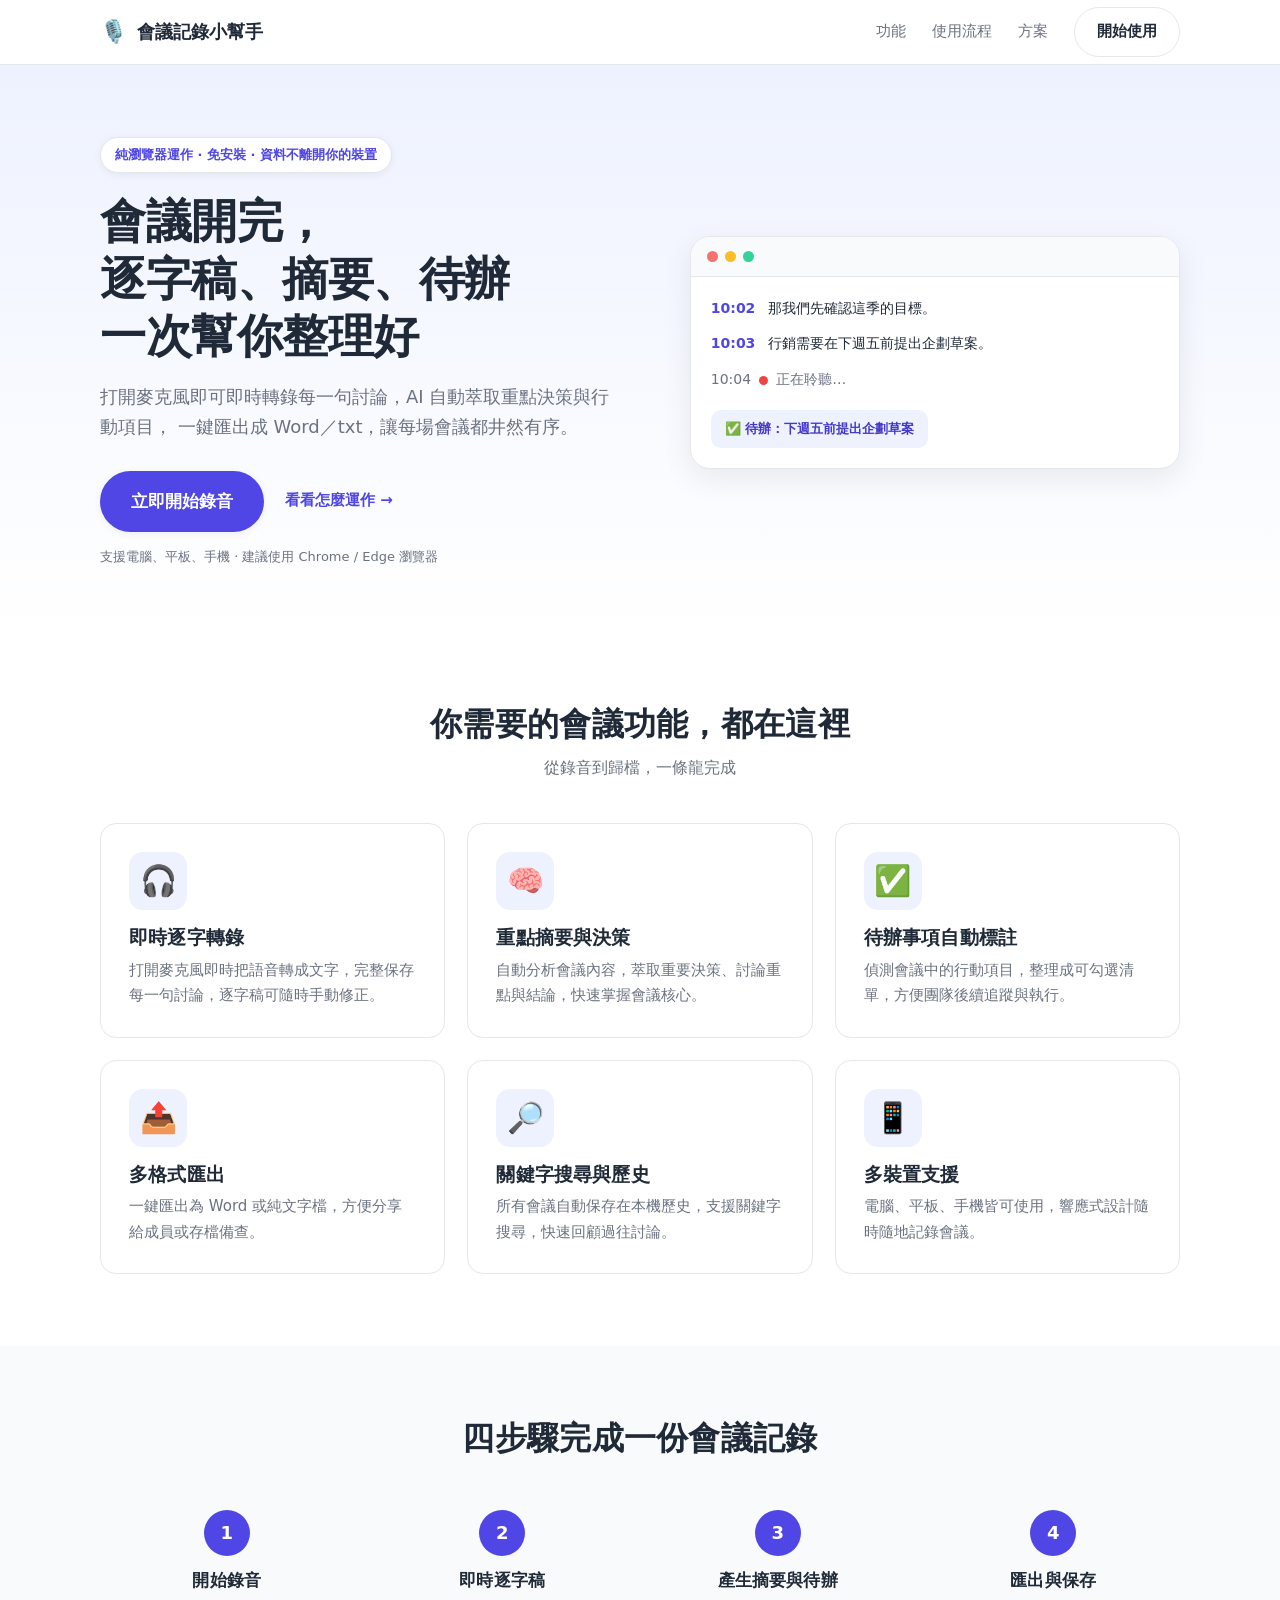
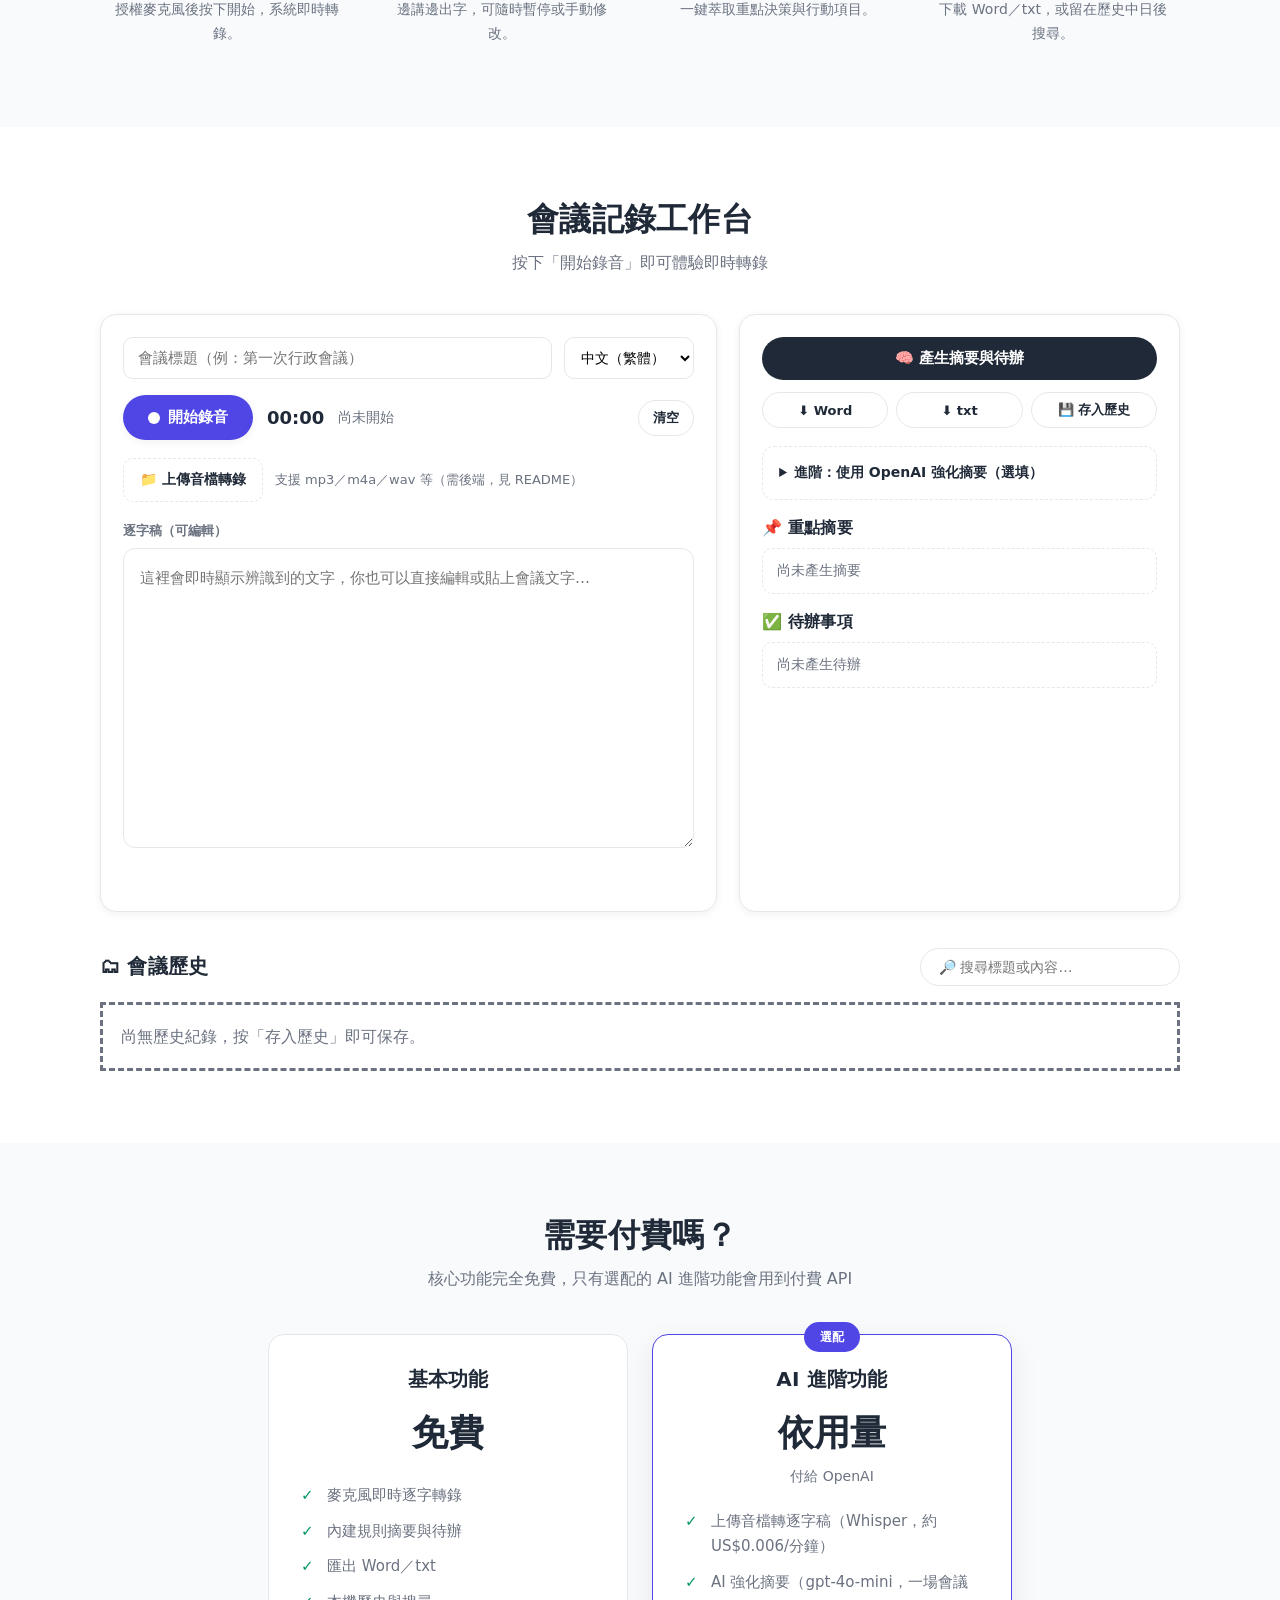
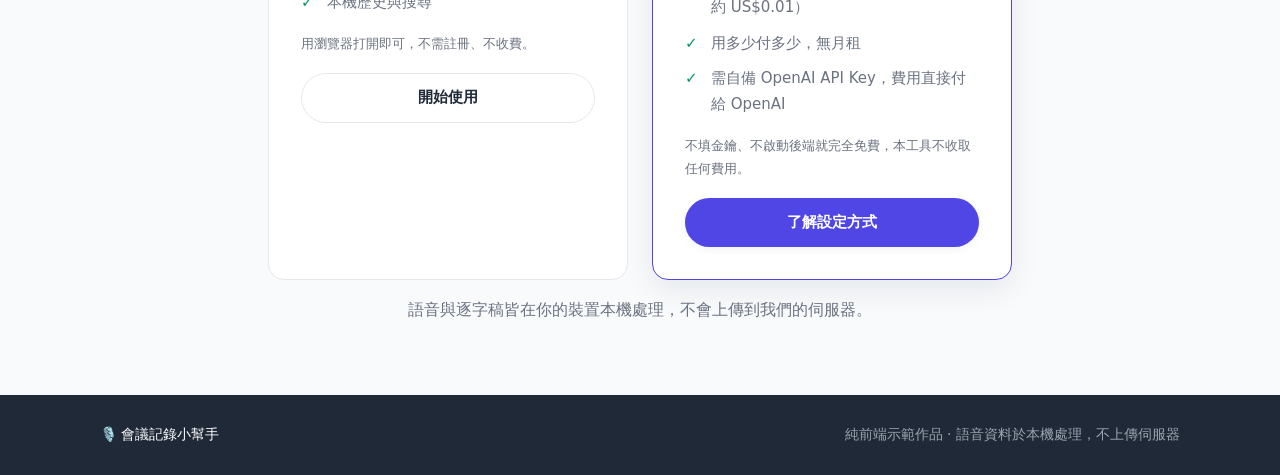
<file: meeting-transcription/index.html>
<!DOCTYPE html>
<html lang="zh-Hant">
<head>
<meta charset="UTF-8" />
<meta name="viewport" content="width=device-width, initial-scale=1.0" />
<title>會議記錄小幫手 — AI 即時逐字稿、摘要與待辦</title>
<meta name="description" content="開啟麥克風即時將會議語音轉成逐字稿，自動整理重點摘要與待辦事項，一鍵匯出 Word／txt。純瀏覽器運作，免安裝。" />
<link rel="stylesheet" href="style.css" />
</head>
<body>

<!-- ========== 導覽列 ========== -->
<header class="nav">
  <div class="container nav__inner">
    <a class="brand" href="#top">
      <span class="brand__logo">🎙️</span>
      <span class="brand__name">會議記錄小幫手</span>
    </a>
    <nav class="nav__links">
      <a href="#features">功能</a>
      <a href="#how">使用流程</a>
      <a href="#pricing">方案</a>
      <a class="btn btn--ghost" href="#app">開始使用</a>
    </nav>
  </div>
</header>

<!-- ========== Hero 首屏 ========== -->
<section class="hero" id="top">
  <div class="container hero__inner">
    <div class="hero__copy">
      <span class="pill">純瀏覽器運作 · 免安裝 · 資料不離開你的裝置</span>
      <h1>會議開完，<br/>逐字稿、摘要、待辦<br/>一次幫你整理好</h1>
      <p class="lead">
        打開麥克風即可即時轉錄每一句討論，AI 自動萃取重點決策與行動項目，
        一鍵匯出成 Word／txt，讓每場會議都井然有序。
      </p>
      <div class="hero__cta">
        <a class="btn btn--primary btn--lg" href="#app">立即開始錄音</a>
        <a class="btn btn--text" href="#how">看看怎麼運作 →</a>
      </div>
      <p class="hero__note">支援電腦、平板、手機 · 建議使用 Chrome / Edge 瀏覽器</p>
    </div>
    <div class="hero__visual" aria-hidden="true">
      <div class="mock">
        <div class="mock__bar"><span></span><span></span><span></span></div>
        <div class="mock__body">
          <div class="mock__line"><b>10:02</b> 那我們先確認這季的目標。</div>
          <div class="mock__line"><b>10:03</b> 行銷需要在下週五前提出企劃草案。</div>
          <div class="mock__line mock__line--live">10:04 <span class="dot"></span> 正在聆聽…</div>
          <div class="mock__chip">✅ 待辦：下週五前提出企劃草案</div>
        </div>
      </div>
    </div>
  </div>
</section>

<!-- ========== 功能區 ========== -->
<section class="section" id="features">
  <div class="container">
    <h2 class="section__title">你需要的會議功能，都在這裡</h2>
    <p class="section__sub">從錄音到歸檔，一條龍完成</p>
    <div class="cards">
      <article class="card">
        <div class="card__icon">🎧</div>
        <h3>即時逐字轉錄</h3>
        <p>打開麥克風即時把語音轉成文字，完整保存每一句討論，逐字稿可隨時手動修正。</p>
      </article>
      <article class="card">
        <div class="card__icon">🧠</div>
        <h3>重點摘要與決策</h3>
        <p>自動分析會議內容，萃取重要決策、討論重點與結論，快速掌握會議核心。</p>
      </article>
      <article class="card">
        <div class="card__icon">✅</div>
        <h3>待辦事項自動標註</h3>
        <p>偵測會議中的行動項目，整理成可勾選清單，方便團隊後續追蹤與執行。</p>
      </article>
      <article class="card">
        <div class="card__icon">📤</div>
        <h3>多格式匯出</h3>
        <p>一鍵匯出為 Word 或純文字檔，方便分享給成員或存檔備查。</p>
      </article>
      <article class="card">
        <div class="card__icon">🔎</div>
        <h3>關鍵字搜尋與歷史</h3>
        <p>所有會議自動保存在本機歷史，支援關鍵字搜尋，快速回顧過往討論。</p>
      </article>
      <article class="card">
        <div class="card__icon">📱</div>
        <h3>多裝置支援</h3>
        <p>電腦、平板、手機皆可使用，響應式設計隨時隨地記錄會議。</p>
      </article>
    </div>
  </div>
</section>

<!-- ========== 使用流程 ========== -->
<section class="section section--alt" id="how">
  <div class="container">
    <h2 class="section__title">四步驟完成一份會議記錄</h2>
    <div class="steps">
      <div class="step"><span class="step__no">1</span><h4>開始錄音</h4><p>授權麥克風後按下開始，系統即時轉錄。</p></div>
      <div class="step"><span class="step__no">2</span><h4>即時逐字稿</h4><p>邊講邊出字，可隨時暫停或手動修改。</p></div>
      <div class="step"><span class="step__no">3</span><h4>產生摘要與待辦</h4><p>一鍵萃取重點決策與行動項目。</p></div>
      <div class="step"><span class="step__no">4</span><h4>匯出與保存</h4><p>下載 Word／txt，或留在歷史中日後搜尋。</p></div>
    </div>
  </div>
</section>

<!-- ========== 應用程式（可運作工具） ========== -->
<section class="section app" id="app">
  <div class="container">
    <h2 class="section__title">會議記錄工作台</h2>
    <p class="section__sub">按下「開始錄音」即可體驗即時轉錄</p>

    <div id="unsupported" class="banner banner--warn" hidden>
      ⚠️ 你目前的瀏覽器不支援即時語音辨識（Web Speech API）。建議使用桌機版
      <b>Chrome</b> 或 <b>Edge</b>。你仍可在下方逐字稿區手動輸入或貼上文字後使用摘要功能。
    </div>

    <div class="workbench">
      <!-- 左側：錄音與逐字稿 -->
      <div class="panel panel--main">
        <div class="panel__head">
          <input id="meetingTitle" class="title-input" type="text" placeholder="會議標題（例：第一次行政會議）" />
          <select id="lang" class="lang-select" title="辨識語言">
            <option value="zh-TW">中文（繁體）</option>
            <option value="zh-CN">中文（簡體）</option>
            <option value="en-US">English</option>
            <option value="ja-JP">日本語</option>
          </select>
        </div>

        <div class="recorder">
          <button id="recBtn" class="btn btn--primary btn--rec">
            <span class="rec-ico"></span><span id="recLabel">開始錄音</span>
          </button>
          <span id="timer" class="timer">00:00</span>
          <span id="status" class="rec-status">尚未開始</span>
          <button id="clearBtn" class="btn btn--ghost btn--sm">清空</button>
        </div>

        <div class="upload">
          <label class="upload__btn">
            📁 上傳音檔轉錄
            <input id="audioFile" type="file" accept="audio/*,.m4a,.mp3,.wav,.webm,.mp4,.ogg" hidden />
          </label>
          <span id="uploadHint" class="upload__hint">支援 mp3／m4a／wav 等（需後端，見 README）</span>
        </div>

        <label class="field-label" for="transcript">逐字稿（可編輯）</label>
        <textarea id="transcript" class="transcript" placeholder="這裡會即時顯示辨識到的文字，你也可以直接編輯或貼上會議文字…"></textarea>
        <div id="interim" class="interim"></div>
      </div>

      <!-- 右側：摘要 / 待辦 / 動作 -->
      <div class="panel panel--side">
        <div class="actions">
          <button id="summaryBtn" class="btn btn--dark btn--block">🧠 產生摘要與待辦</button>
          <div class="export-row">
            <button id="exportWord" class="btn btn--ghost btn--sm">⬇ Word</button>
            <button id="exportTxt" class="btn btn--ghost btn--sm">⬇ txt</button>
            <button id="saveBtn" class="btn btn--ghost btn--sm">💾 存入歷史</button>
          </div>
        </div>

        <details class="ai-box">
          <summary>進階：使用 OpenAI 強化摘要（選填）</summary>
          <p class="ai-box__hint">填入你的 OpenAI API Key 可獲得更精準的摘要（金鑰只存在本機瀏覽器，不會上傳到我們的伺服器）。留空則使用內建規則摘要。</p>
          <input id="apiKey" class="title-input" type="password" placeholder="sk-..." />
        </details>

        <div class="result">
          <h3>📌 重點摘要</h3>
          <ul id="summaryList" class="result__list"><li class="muted">尚未產生摘要</li></ul>
          <h3>✅ 待辦事項</h3>
          <ul id="todoList" class="result__list result__list--todo"><li class="muted">尚未產生待辦</li></ul>
        </div>
      </div>
    </div>

    <!-- 歷史紀錄 -->
    <div class="history">
      <div class="history__head">
        <h3>🗂 會議歷史</h3>
        <input id="search" class="search" type="search" placeholder="🔎 搜尋標題或內容…" />
      </div>
      <div id="historyList" class="history__list"></div>
    </div>
  </div>
</section>

<!-- ========== 費用說明 ========== -->
<section class="section section--alt" id="pricing">
  <div class="container">
    <h2 class="section__title">需要付費嗎？</h2>
    <p class="section__sub">核心功能完全免費，只有選配的 AI 進階功能會用到付費 API</p>
    <div class="plans">
      <div class="plan">
        <h3>基本功能</h3>
        <p class="plan__price">免費</p>
        <ul>
          <li>麥克風即時逐字轉錄</li>
          <li>內建規則摘要與待辦</li>
          <li>匯出 Word／txt</li>
          <li>本機歷史與搜尋</li>
        </ul>
        <p class="plan__foot">用瀏覽器打開即可，不需註冊、不收費。</p>
        <a class="btn btn--ghost btn--block" href="#app">開始使用</a>
      </div>
      <div class="plan plan--featured">
        <span class="plan__badge">選配</span>
        <h3>AI 進階功能</h3>
        <p class="plan__price">依用量<span>付給 OpenAI</span></p>
        <ul>
          <li>上傳音檔轉逐字稿（Whisper，約 US$0.006/分鐘）</li>
          <li>AI 強化摘要（gpt-4o-mini，一場會議約 US$0.01）</li>
          <li>用多少付多少，無月租</li>
          <li>需自備 OpenAI API Key，費用直接付給 OpenAI</li>
        </ul>
        <p class="plan__foot">不填金鑰、不啟動後端就完全免費，本工具不收取任何費用。</p>
        <a class="btn btn--primary btn--block" href="#app">了解設定方式</a>
      </div>
    </div>
    <p class="section__sub">語音與逐字稿皆在你的裝置本機處理，不會上傳到我們的伺服器。</p>
  </div>
</section>

<!-- ========== 頁尾 ========== -->
<footer class="footer">
  <div class="container footer__inner">
    <span>🎙️ 會議記錄小幫手</span>
    <span class="footer__note">純前端示範作品 · 語音資料於本機處理，不上傳伺服器</span>
  </div>
</footer>

<script src="app.js"></script>
</body>
</html>
</file>
<file: meeting-transcription/style.css>
/* ===== 設計變數：簡約現代、柔和留白 ===== */
:root{
  --brand:#4f46e5;        /* 品牌主色 indigo */
  --brand-dark:#4338ca;
  --brand-soft:#eef2ff;
  --ink:#1f2937;          /* 主要文字 */
  --ink-soft:#6b7280;     /* 次要文字 */
  --line:#e5e7eb;
  --bg:#ffffff;
  --bg-alt:#f8fafc;
  --ok:#059669;
  --radius:16px;
  --shadow:0 10px 30px rgba(17,24,39,.08);
  --shadow-sm:0 2px 8px rgba(17,24,39,.06);
  --max:1120px;
}
*{box-sizing:border-box;margin:0;padding:0}
html{scroll-behavior:smooth}
body{
  font-family:"Noto Sans TC","PingFang TC","Microsoft JhengHei",system-ui,-apple-system,"Segoe UI",sans-serif;
  color:var(--ink);background:var(--bg);line-height:1.7;-webkit-font-smoothing:antialiased;
}
.container{max-width:var(--max);margin:0 auto;padding:0 20px}
a{color:inherit;text-decoration:none}
h1,h2,h3,h4{line-height:1.25;letter-spacing:.01em}

/* ===== 按鈕 ===== */
.btn{display:inline-flex;align-items:center;justify-content:center;gap:8px;
  border:1px solid transparent;border-radius:999px;padding:11px 22px;font-size:15px;
  font-weight:600;cursor:pointer;transition:.18s ease;background:none;font-family:inherit}
.btn--primary{background:var(--brand);color:#fff;box-shadow:var(--shadow-sm)}
.btn--primary:hover{background:var(--brand-dark);transform:translateY(-1px)}
.btn--dark{background:var(--ink);color:#fff}
.btn--dark:hover{background:#111827}
.btn--ghost{background:#fff;border-color:var(--line);color:var(--ink)}
.btn--ghost:hover{border-color:var(--brand);color:var(--brand)}
.btn--text{color:var(--brand);padding:11px 6px}
.btn--text:hover{color:var(--brand-dark)}
.btn--lg{padding:15px 30px;font-size:17px}
.btn--sm{padding:8px 14px;font-size:13px}
.btn--block{width:100%}

/* ===== 導覽列 ===== */
.nav{position:sticky;top:0;z-index:50;background:rgba(255,255,255,.85);
  backdrop-filter:blur(10px);border-bottom:1px solid var(--line)}
.nav__inner{display:flex;align-items:center;justify-content:space-between;height:64px}
.brand{display:flex;align-items:center;gap:10px;font-weight:800;font-size:18px}
.brand__logo{font-size:22px}
.nav__links{display:flex;align-items:center;gap:26px;font-size:15px;color:var(--ink-soft)}
.nav__links a:hover{color:var(--brand)}

/* ===== Hero ===== */
.hero{background:linear-gradient(180deg,var(--brand-soft),#fff);padding:72px 0 64px}
.hero__inner{display:grid;grid-template-columns:1.05fr .95fr;gap:48px;align-items:center}
.pill{display:inline-block;background:#fff;border:1px solid var(--line);color:var(--brand);
  font-size:13px;font-weight:600;padding:6px 14px;border-radius:999px;box-shadow:var(--shadow-sm)}
.hero h1{font-size:46px;font-weight:900;margin:20px 0 16px;letter-spacing:-.01em}
.lead{font-size:18px;color:var(--ink-soft);max-width:520px}
.hero__cta{display:flex;align-items:center;gap:14px;margin:28px 0 14px;flex-wrap:wrap}
.hero__note{font-size:13px;color:var(--ink-soft)}

/* Hero 視覺示意 */
.mock{background:#fff;border-radius:20px;box-shadow:var(--shadow);overflow:hidden;border:1px solid var(--line)}
.mock__bar{display:flex;gap:7px;padding:14px 16px;border-bottom:1px solid var(--line);background:var(--bg-alt)}
.mock__bar span{width:11px;height:11px;border-radius:50%;background:#d1d5db}
.mock__bar span:first-child{background:#f87171}
.mock__bar span:nth-child(2){background:#fbbf24}
.mock__bar span:nth-child(3){background:#34d399}
.mock__body{padding:20px}
.mock__line{font-size:14px;color:var(--ink);margin-bottom:12px}
.mock__line b{color:var(--brand);font-weight:700;margin-right:8px}
.mock__line--live{color:var(--ink-soft);display:flex;align-items:center;gap:8px}
.dot{width:9px;height:9px;border-radius:50%;background:#ef4444;animation:pulse 1.2s infinite}
@keyframes pulse{0%,100%{opacity:1}50%{opacity:.25}}
.mock__chip{display:inline-block;margin-top:6px;background:var(--brand-soft);color:var(--brand-dark);
  font-size:13px;font-weight:600;padding:8px 14px;border-radius:10px}

/* ===== 區塊通用 ===== */
.section{padding:72px 0}
.section--alt{background:var(--bg-alt)}
.section__title{font-size:32px;font-weight:800;text-align:center}
.section__sub{text-align:center;color:var(--ink-soft);margin-top:10px;font-size:16px}

/* ===== 功能卡片 ===== */
.cards{display:grid;grid-template-columns:repeat(3,1fr);gap:22px;margin-top:42px}
.card{background:#fff;border:1px solid var(--line);border-radius:var(--radius);padding:28px;
  transition:.2s ease}
.card:hover{transform:translateY(-4px);box-shadow:var(--shadow);border-color:transparent}
.card__icon{font-size:30px;width:58px;height:58px;display:flex;align-items:center;justify-content:center;
  background:var(--brand-soft);border-radius:14px;margin-bottom:16px}
.card h3{font-size:19px;margin-bottom:8px}
.card p{color:var(--ink-soft);font-size:15px}

/* ===== 流程 ===== */
.steps{display:grid;grid-template-columns:repeat(4,1fr);gap:22px;margin-top:42px}
.step{text-align:center;padding:10px}
.step__no{display:inline-flex;align-items:center;justify-content:center;width:46px;height:46px;
  border-radius:50%;background:var(--brand);color:#fff;font-weight:800;font-size:18px;margin-bottom:14px}
.step h4{font-size:17px;margin-bottom:6px}
.step p{color:var(--ink-soft);font-size:14px}

/* ===== 應用工作台 ===== */
.banner{border-radius:12px;padding:14px 18px;margin:24px 0;font-size:14px}
.banner--warn{background:#fef3c7;border:1px solid #fde68a;color:#92400e}
.workbench{display:grid;grid-template-columns:1.4fr 1fr;gap:22px;margin-top:38px}
.panel{background:#fff;border:1px solid var(--line);border-radius:var(--radius);padding:22px;box-shadow:var(--shadow-sm)}
.panel__head{display:flex;gap:12px;margin-bottom:16px}
.title-input{flex:1;width:100%;border:1px solid var(--line);border-radius:10px;padding:11px 14px;
  font-size:15px;font-family:inherit;color:var(--ink)}
.title-input:focus{outline:none;border-color:var(--brand);box-shadow:0 0 0 3px var(--brand-soft)}
.lang-select{border:1px solid var(--line);border-radius:10px;padding:0 12px;font-family:inherit;font-size:14px;background:#fff}

.recorder{display:flex;align-items:center;gap:14px;flex-wrap:wrap;margin-bottom:18px}
.btn--rec{padding:12px 24px}
.rec-ico{width:12px;height:12px;border-radius:50%;background:#fff}
.btn--rec.is-rec{background:#ef4444}
.btn--rec.is-rec:hover{background:#dc2626}
.btn--rec.is-rec .rec-ico{border-radius:3px;animation:pulse 1.2s infinite}
.timer{font-variant-numeric:tabular-nums;font-weight:700;font-size:18px;color:var(--ink)}
.rec-status{color:var(--ink-soft);font-size:14px;flex:1}

.upload{display:flex;align-items:center;gap:12px;margin-bottom:18px;flex-wrap:wrap}
.upload__btn{display:inline-flex;align-items:center;gap:8px;border:1px dashed var(--line);
  border-radius:10px;padding:9px 16px;font-size:14px;font-weight:600;cursor:pointer;
  color:var(--ink);transition:.18s ease}
.upload__btn:hover{border-color:var(--brand);color:var(--brand);background:var(--brand-soft)}
.upload__btn.is-busy{opacity:.6;pointer-events:none}
.upload__hint{font-size:13px;color:var(--ink-soft)}

.field-label{display:block;font-size:13px;color:var(--ink-soft);margin-bottom:6px;font-weight:600}
.transcript{width:100%;min-height:300px;border:1px solid var(--line);border-radius:12px;padding:16px;
  font-size:15px;line-height:1.8;font-family:inherit;color:var(--ink);resize:vertical}
.transcript:focus{outline:none;border-color:var(--brand);box-shadow:0 0 0 3px var(--brand-soft)}
.interim{min-height:24px;color:var(--ink-soft);font-style:italic;margin-top:8px;font-size:14px}

.actions{display:flex;flex-direction:column;gap:12px;margin-bottom:18px}
.export-row{display:flex;gap:8px}
.export-row .btn{flex:1}

.ai-box{border:1px dashed var(--line);border-radius:12px;padding:14px 16px;margin-bottom:18px;font-size:14px}
.ai-box summary{cursor:pointer;font-weight:600;color:var(--ink)}
.ai-box__hint{color:var(--ink-soft);font-size:13px;margin:10px 0}

.result h3{font-size:16px;margin:18px 0 10px}
.result__list{list-style:none;display:flex;flex-direction:column;gap:8px}
.result__list li{background:var(--bg-alt);border:1px solid var(--line);border-radius:10px;padding:10px 14px;font-size:14px}
.result__list--todo li{display:flex;align-items:flex-start;gap:10px}
.result__list--todo input{margin-top:4px}
.muted{color:var(--ink-soft);background:transparent!important;border-style:dashed!important}

/* ===== 歷史 ===== */
.history{margin-top:36px}
.history__head{display:flex;align-items:center;justify-content:space-between;gap:16px;margin-bottom:16px;flex-wrap:wrap}
.history__head h3{font-size:20px}
.search{border:1px solid var(--line);border-radius:999px;padding:10px 18px;font-size:14px;
  font-family:inherit;min-width:260px}
.search:focus{outline:none;border-color:var(--brand);box-shadow:0 0 0 3px var(--brand-soft)}
.history__list{display:grid;grid-template-columns:repeat(auto-fill,minmax(280px,1fr));gap:14px}
.hist-card{background:#fff;border:1px solid var(--line);border-radius:12px;padding:16px;box-shadow:var(--shadow-sm)}
.hist-card h4{font-size:16px;margin-bottom:4px}
.hist-card .meta{font-size:12px;color:var(--ink-soft);margin-bottom:8px}
.hist-card .excerpt{font-size:13px;color:var(--ink-soft);display:-webkit-box;-webkit-line-clamp:3;-webkit-box-orient:vertical;overflow:hidden}
.hist-card__btns{display:flex;gap:8px;margin-top:12px}
.hist-card__btns .btn{flex:1;padding:7px 10px;font-size:13px}

/* ===== 方案 ===== */
.plans{display:grid;grid-template-columns:repeat(2,minmax(260px,360px));gap:24px;justify-content:center;margin:42px 0 16px}
.plan{position:relative;background:#fff;border:1px solid var(--line);border-radius:var(--radius);padding:32px;text-align:center}
.plan--featured{border-color:var(--brand);box-shadow:var(--shadow)}
.plan__badge{position:absolute;top:-13px;left:50%;transform:translateX(-50%);background:var(--brand);
  color:#fff;font-size:12px;font-weight:700;padding:5px 16px;border-radius:999px}
.plan h3{font-size:20px;margin-bottom:10px}
.plan__price{font-size:36px;font-weight:900;margin-bottom:20px}
.plan__price span{font-size:16px;font-weight:500;color:var(--ink-soft)}
.plan ul{list-style:none;text-align:left;display:flex;flex-direction:column;gap:10px;margin-bottom:24px}
.plan li{padding-left:26px;position:relative;color:var(--ink-soft);font-size:15px}
.plan li::before{content:"✓";position:absolute;left:0;color:var(--ok);font-weight:800}
.plan__foot{font-size:13px;color:var(--ink-soft);margin:-6px 0 18px;text-align:left}
.plan__price span{display:block;font-size:14px;font-weight:500;color:var(--ink-soft);margin-top:2px}

/* ===== 頁尾 ===== */
.footer{background:var(--ink);color:#fff;padding:28px 0}
.footer__inner{display:flex;align-items:center;justify-content:space-between;gap:16px;flex-wrap:wrap;font-size:14px}
.footer__note{color:#9ca3af}

/* ===== 響應式 ===== */
@media (max-width:900px){
  .hero__inner{grid-template-columns:1fr;text-align:center}
  .hero h1{font-size:36px}
  .hero__cta{justify-content:center}
  .lead{margin:0 auto}
  .cards{grid-template-columns:1fr 1fr}
  .steps{grid-template-columns:1fr 1fr}
  .workbench{grid-template-columns:1fr}
  .nav__links a:not(.btn){display:none}
}
@media (max-width:560px){
  .hero h1{font-size:30px}
  .section{padding:52px 0}
  .section__title{font-size:26px}
  .cards{grid-template-columns:1fr}
  .steps{grid-template-columns:1fr}
  .plans{grid-template-columns:1fr}
  .panel__head{flex-direction:column}
}
</file>
